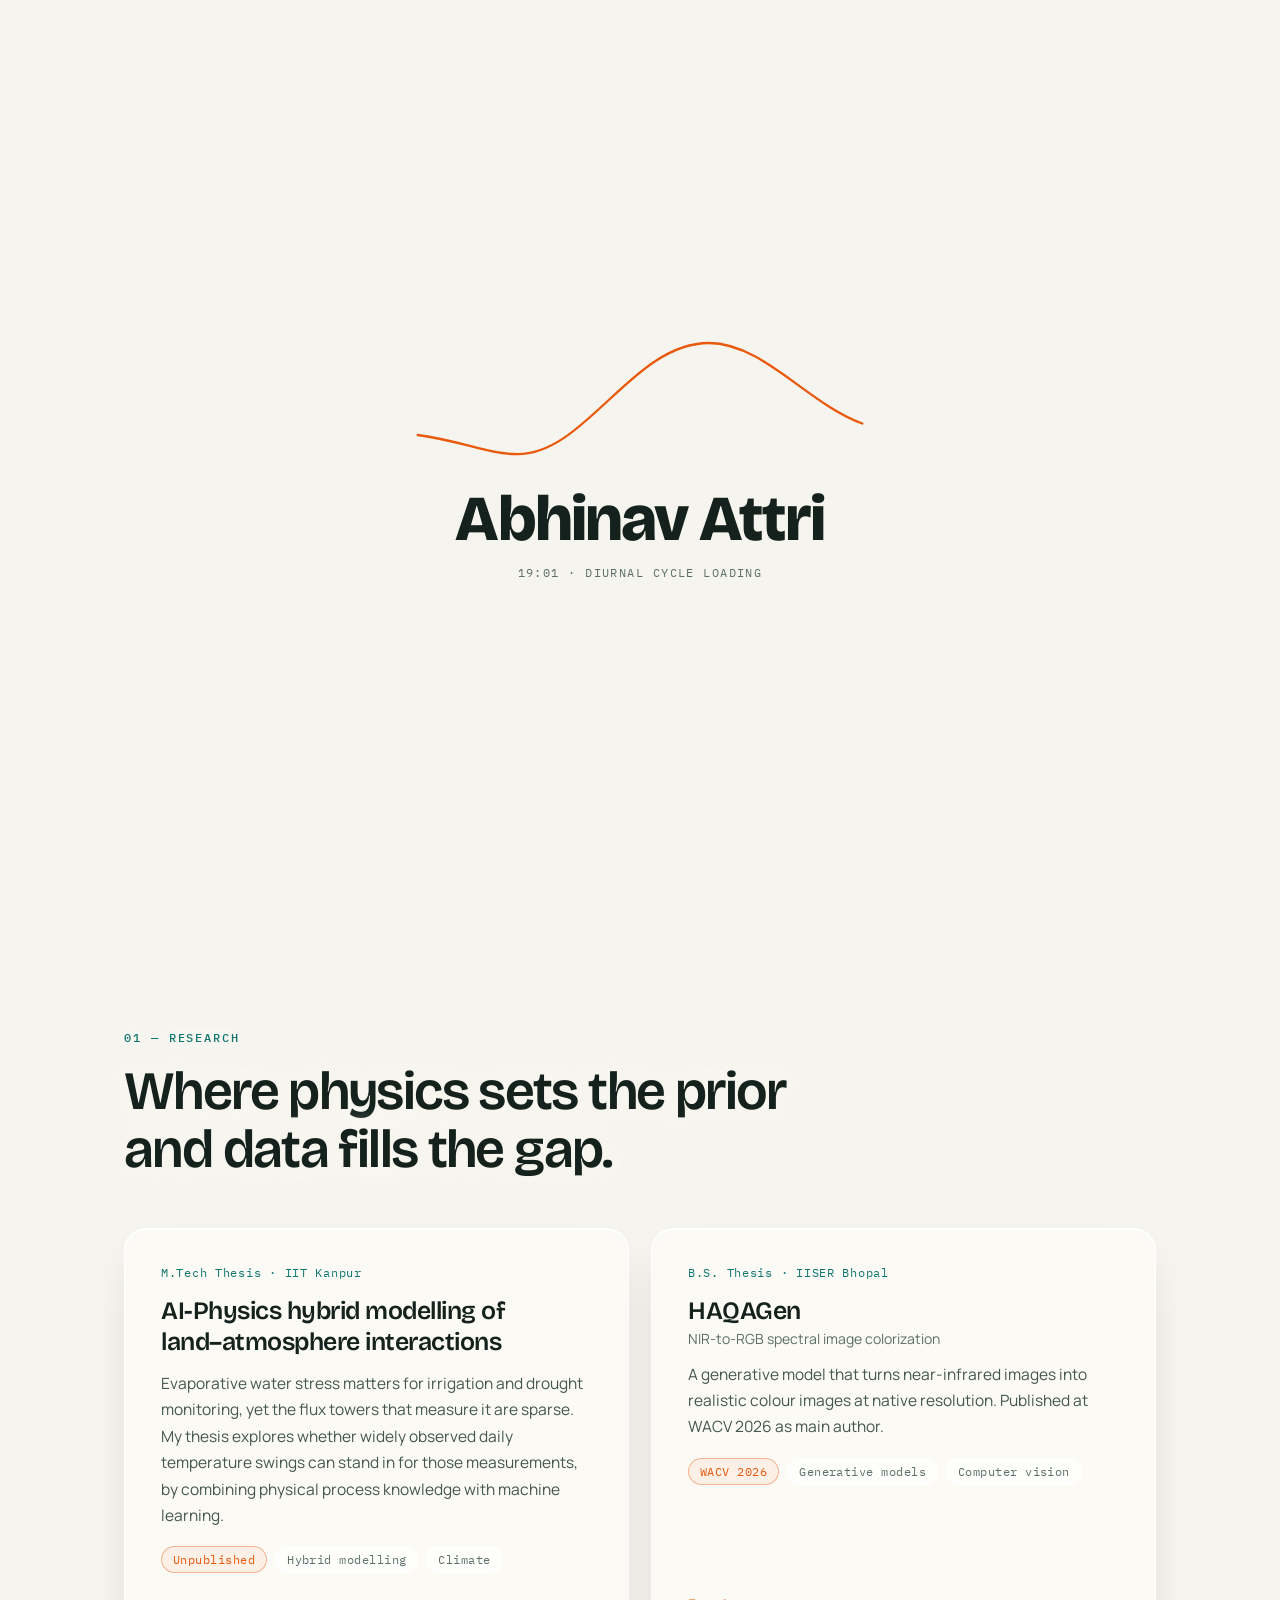
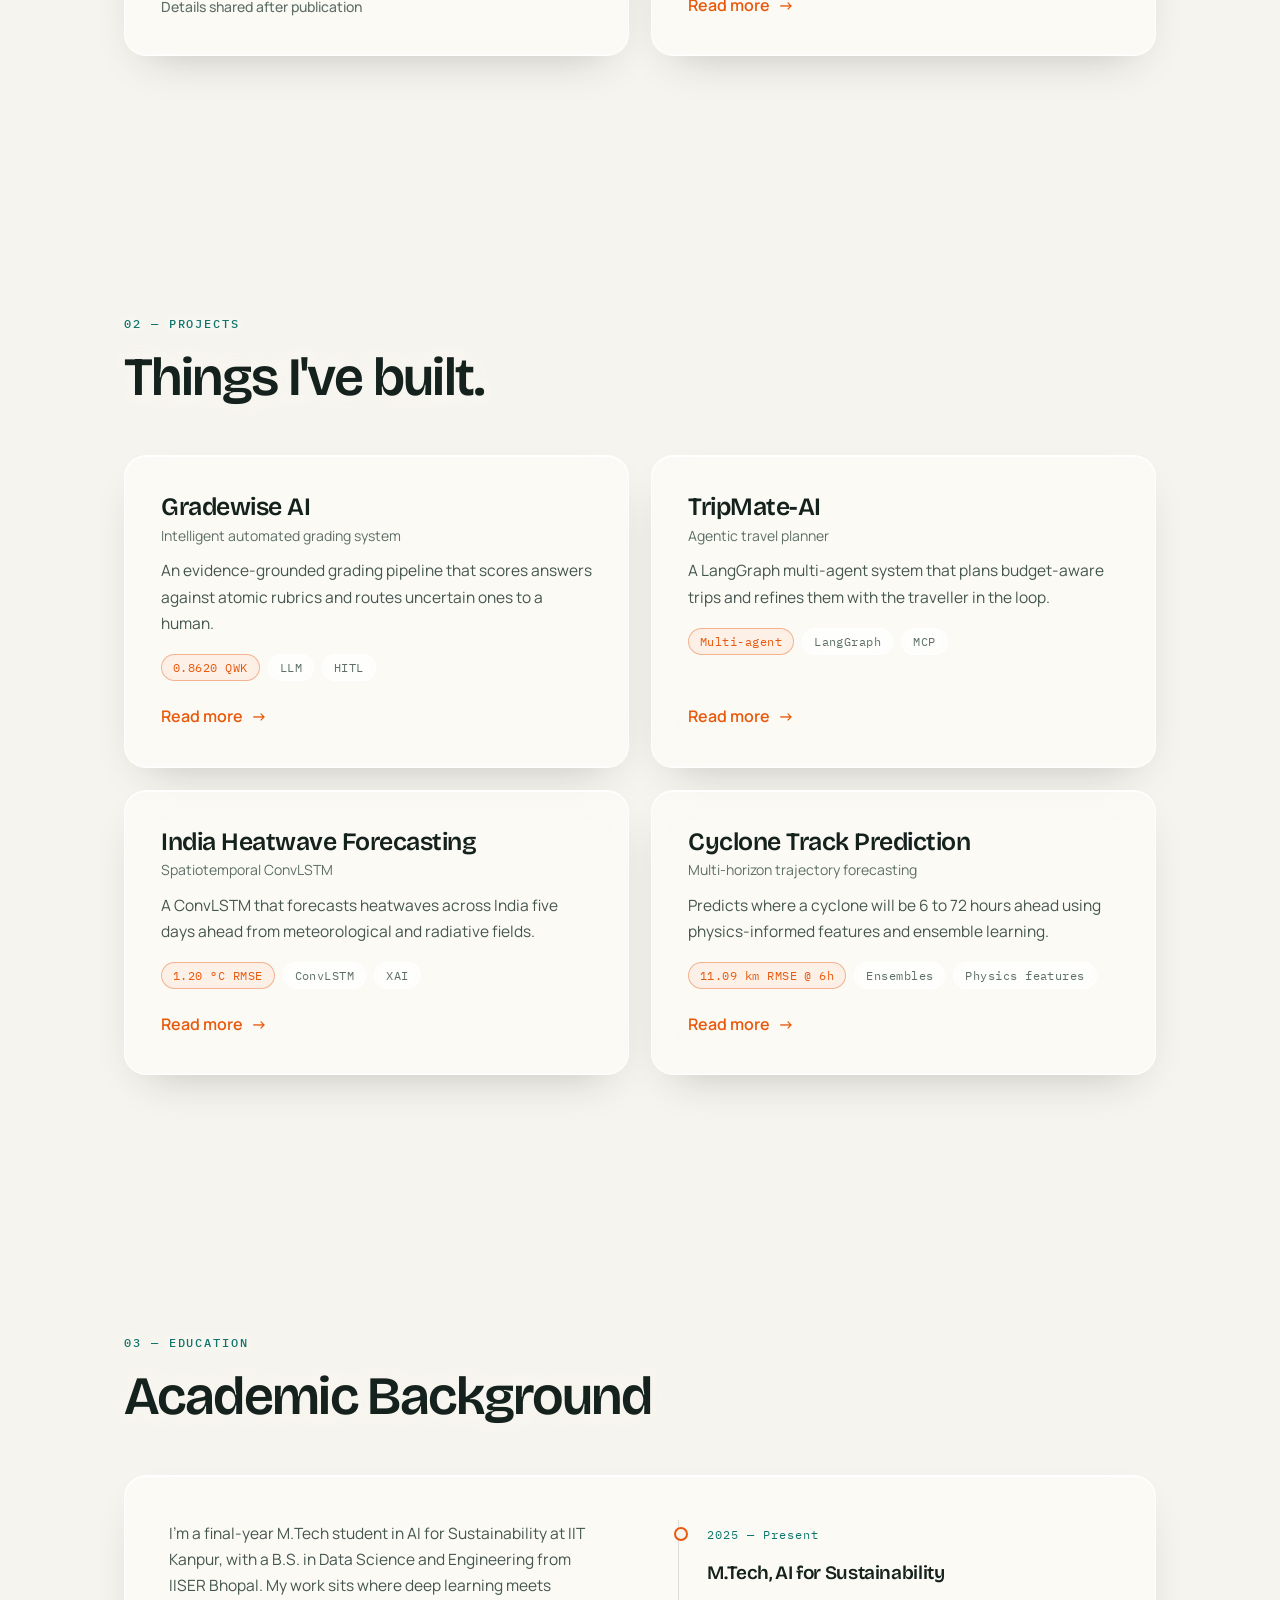
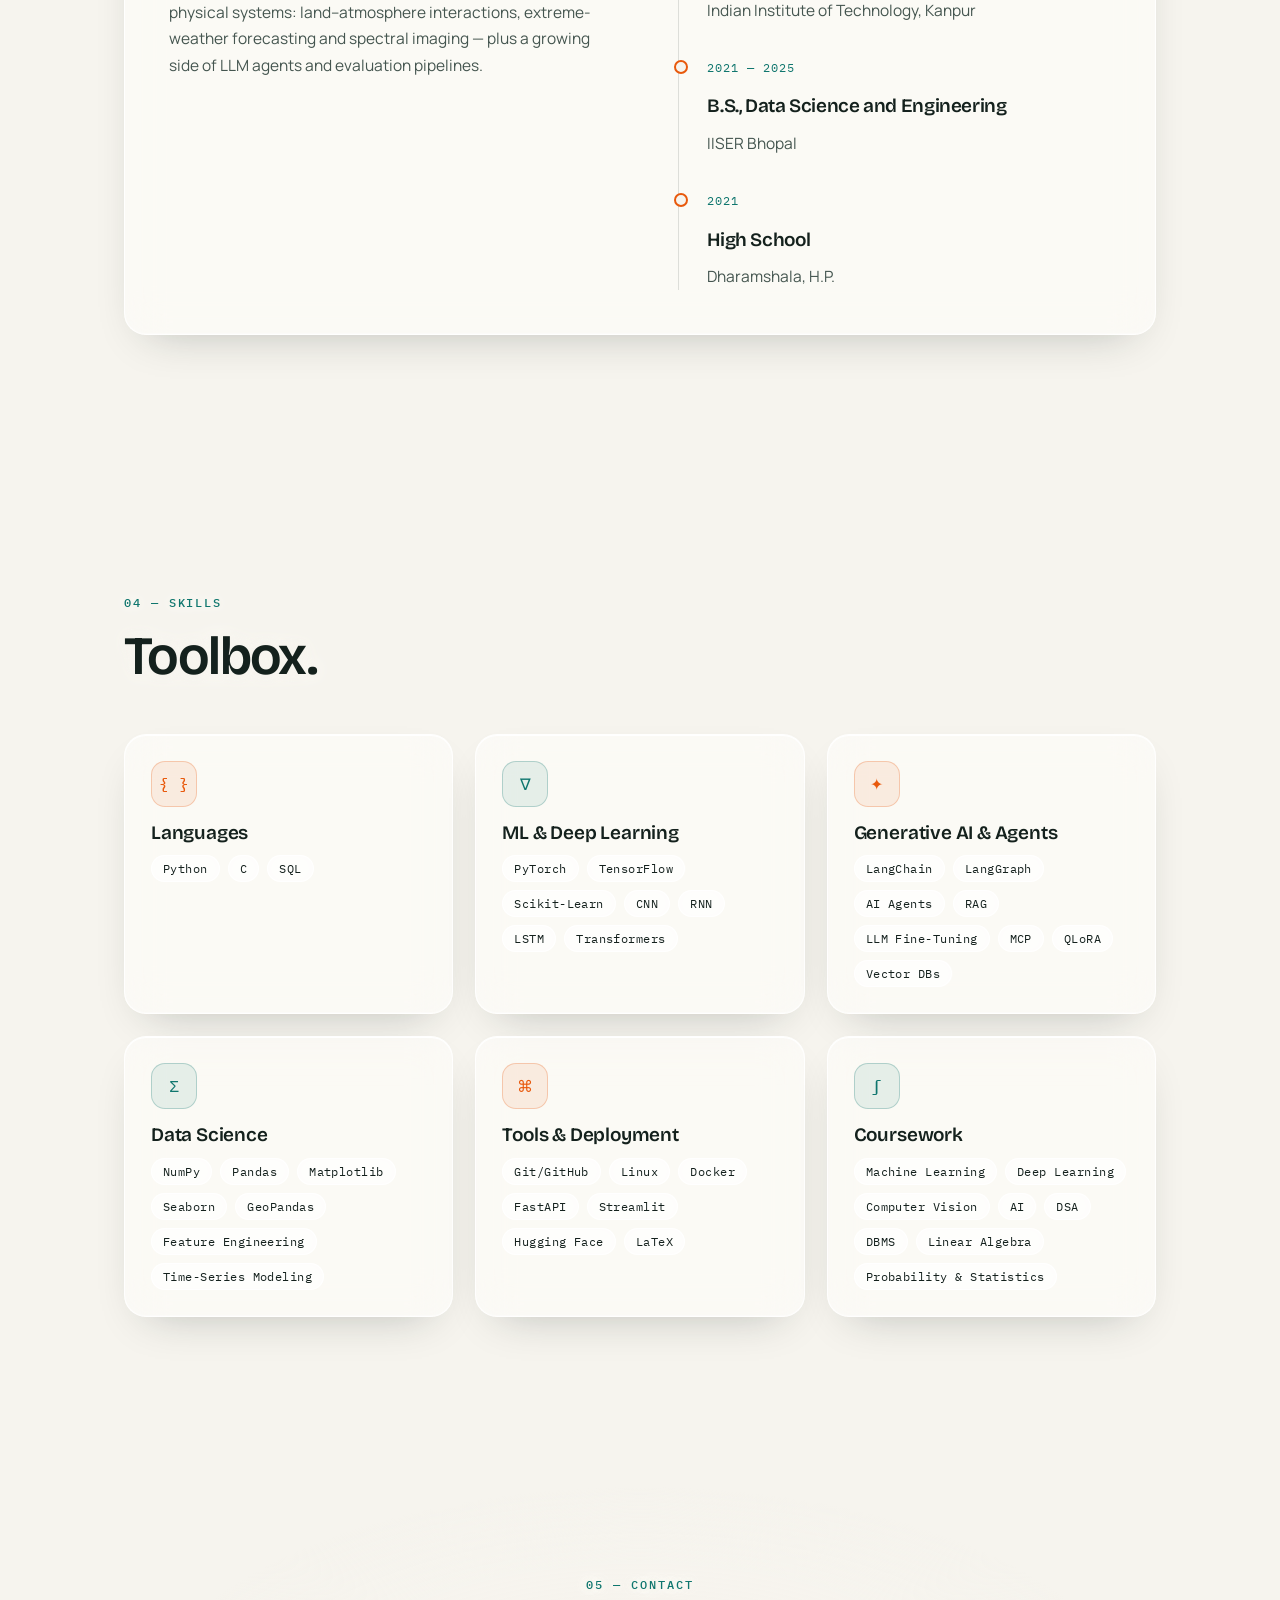
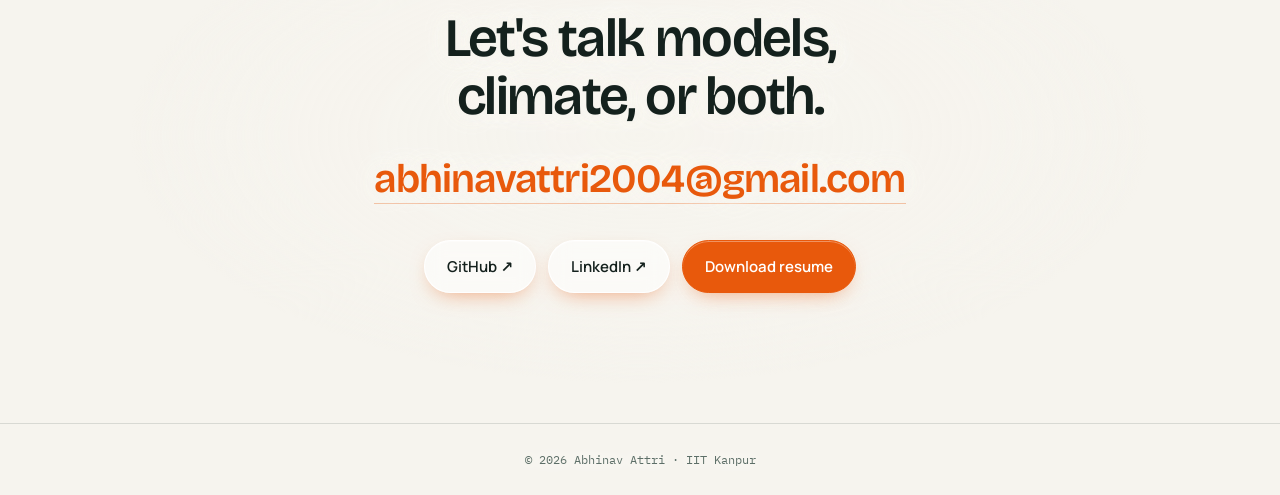
<file: index.html>
<!DOCTYPE html>
<html lang="en">
<head>
<meta charset="UTF-8">
<meta name="viewport" content="width=device-width, initial-scale=1">
<title>Abhinav Attri — AI for Sustainability</title>
<meta name="description" content="Abhinav Attri — M.Tech (AI for Sustainability) at IIT Kanpur. AI-physics hybrid modelling, computer vision, and agentic AI.">
<link rel="preconnect" href="https://fonts.googleapis.com">
<link rel="preconnect" href="https://fonts.gstatic.com" crossorigin>
<link href="https://fonts.googleapis.com/css2?family=Bricolage+Grotesque:opsz,wght@12..96,400;12..96,600;12..96,800&family=Manrope:wght@400;500;600&family=IBM+Plex+Mono:wght@400;500&display=swap" rel="stylesheet">
<script>try{if(sessionStorage.getItem('theme')==='dark')document.documentElement.dataset.theme='dark'}catch(e){}</script>
<link rel="stylesheet" href="style.css">
</head>
<body class="loading">

<canvas id="bg" aria-hidden="true"></canvas>
<!-- Intro -->
<div id="intro" aria-hidden="true">
  <svg viewBox="0 0 600 200" class="intro-curve"><path d="M10,150 C70,158 100,175 140,175 C230,175 290,30 390,30 C460,30 520,110 590,135"/></svg>
  <div class="intro-name">Abhinav Attri</div>
  <div class="intro-meta"><span id="intro-clock">00:00</span> · diurnal cycle loading</div>
</div>

<div id="progress"></div>
<header class="nav">
  <a href="#top" class="brand">AA<span>.</span></a>
  <nav>
    <a href="#top">Home</a>
    <a href="#research">Research</a>
    <a href="#projects">Projects</a>
    <a href="#education">Education</a>
    <a href="#contact">Contact</a>
  </nav>
  <div class="nav-right">
    <button id="theme" class="theme" type="button" role="switch" aria-checked="false" aria-label="Night theme" title="Toggle night theme">
      <span class="ico sun">☀</span><span class="ico moon">☾</span><span class="knob"></span>
    </button>
    <a class="btn small" href="assets/Abhinav_Resume.pdf" download>Resume ↓</a>
  </div>
</header>

<main id="top">

<!-- Hero -->
<section class="hero">
  <div class="hero-text">
    <p class="eyebrow">M.Tech · AI for Sustainability · IIT Kanpur</p>
    <h1>Abhinav<br><em>Attri</em></h1>
    <p class="lead">I build machine-learning models and agentic AI applications, with a keen interest in data science, generative AI and everything ML.</p>
    <div class="cta">
      <a class="btn" href="#research">See my research</a>
      <a class="btn ghost" href="https://github.com/Abhinav2158" target="_blank" rel="noopener">GitHub ↗</a>
    </div>
  </div>

  <div class="hero-fig">
    <div class="code card" role="img" aria-label="A Python snippet describing Abhinav: M.Tech in AI for Sustainability at IIT Kanpur, focused on AI-physics hybrid modelling, computer vision and agentic AI, published at WACV 2026.">
      <div class="code-bar"><i></i><i></i><i></i><span>abhinav.py</span></div>
<pre id="code" aria-hidden="true"><span class="ln"><b class="k">class</b> <b class="c">Abhinav</b>:</span>
<span class="ln">    degree    = <b class="s">"M.Tech, AI for Sustainability"</b></span>
<span class="ln">    institute = <b class="s">"IIT Kanpur"</b></span>
<span class="ln">    focus     = [<b class="s">"AI-Physics Hybrid Modelling"</b>,</span>
<span class="ln">                 <b class="s">"Computer Vision"</b>,</span>
<span class="ln">                 <b class="s">"Agentic AI"</b>]</span>
<span class="ln">    stack     = [<b class="s">"PyTorch"</b>, <b class="s">"LangGraph"</b>, <b class="s">"XGBoost"</b>]</span>
<span class="ln">    published = <b class="s">"WACV 2026"</b></span>
<span class="ln"> </span>
<span class="ln">    <b class="k">def</b> <b class="f">build</b>(self):</span>
<span class="ln">        <b class="k">return</b> <b class="s">"models that respect physics + data"</b></span>
<span class="ln"> </span>
<span class="ln"><b class="p">&gt;&gt;&gt;</b> Abhinav().build()</span>
<span class="ln out"><b class="s">'models that respect physics + data'</b><i class="caret"></i></span></pre>
    </div>
  </div>
</section>

<!-- Research -->
<section id="research">
  <p class="eyebrow reveal">01 — Research</p>
  <h2 class="reveal">Where physics sets the prior<br>and data fills the gap.</h2>
  <div class="grid">
    <article class="card mini reveal">
      <span class="mono">M.Tech Thesis · IIT Kanpur</span>
      <h3>AI-Physics hybrid modelling of land–atmosphere interactions</h3>
      <p>Evaporative water stress matters for irrigation and drought monitoring, yet the flux towers that measure it are sparse. My thesis explores whether widely observed daily temperature swings can stand in for those measurements, by combining physical process knowledge with machine learning.</p>
      <div class="chips"><span class="hot">Unpublished</span><span>Hybrid modelling</span><span>Climate</span></div>
      <span class="more muted">Details shared after publication</span>
    </article>
    <a class="card mini reveal" href="haqagen.html">
      <span class="mono">B.S. Thesis · IISER Bhopal</span>
      <h3>HAQAGen</h3><p class="sub">NIR-to-RGB spectral image colorization</p>
      <p>A generative model that turns near-infrared images into realistic colour images at native resolution. Published at WACV 2026 as main author.</p>
      <div class="chips"><span class="hot">WACV 2026</span><span>Generative models</span><span>Computer vision</span></div>
      <span class="more">Read more <i>→</i></span>
    </a>
  </div>
</section>

<!-- Projects -->
<section id="projects">
  <p class="eyebrow reveal">02 — Projects</p>
  <h2 class="reveal">Things I've built.</h2>
  <div class="grid">
    <a class="card mini reveal" href="gradewise.html">
      <h3>Gradewise AI</h3><p class="sub">Intelligent automated grading system</p>
      <p>An evidence-grounded grading pipeline that scores answers against atomic rubrics and routes uncertain ones to a human.</p>
      <div class="chips"><span class="hot">0.8620 QWK</span><span>LLM</span><span>HITL</span></div>
      <span class="more">Read more <i>→</i></span>
    </a>
    <a class="card mini reveal" href="tripmate.html">
      <h3>TripMate-AI</h3><p class="sub">Agentic travel planner</p>
      <p>A LangGraph multi-agent system that plans budget-aware trips and refines them with the traveller in the loop.</p>
      <div class="chips"><span class="hot">Multi-agent</span><span>LangGraph</span><span>MCP</span></div>
      <span class="more">Read more <i>→</i></span>
    </a>
    <a class="card mini reveal" href="heatwave.html">
      <h3>India Heatwave Forecasting</h3><p class="sub">Spatiotemporal ConvLSTM</p>
      <p>A ConvLSTM that forecasts heatwaves across India five days ahead from meteorological and radiative fields.</p>
      <div class="chips"><span class="hot">1.20 °C RMSE</span><span>ConvLSTM</span><span>XAI</span></div>
      <span class="more">Read more <i>→</i></span>
    </a>
    <a class="card mini reveal" href="cyclone.html">
      <h3>Cyclone Track Prediction</h3><p class="sub">Multi-horizon trajectory forecasting</p>
      <p>Predicts where a cyclone will be 6 to 72 hours ahead using physics-informed features and ensemble learning.</p>
      <div class="chips"><span class="hot">11.09 km RMSE @ 6h</span><span>Ensembles</span><span>Physics features</span></div>
      <span class="more">Read more <i>→</i></span>
    </a>
  </div>
</section>

<!-- Education -->
<section id="education">
  <p class="eyebrow reveal">03 — Education</p>
  <h2 class="reveal">Academic Background</h2>
  <div class="about-grid card reveal">
    <p class="reveal body">I'm a final-year M.Tech student in AI for Sustainability at IIT Kanpur, with a B.S. in Data Science and Engineering from IISER Bhopal. My work sits where deep learning meets physical systems: land–atmosphere interactions, extreme-weather forecasting and spectral imaging — plus a growing side of LLM agents and evaluation pipelines.</p>
    <ol class="timeline">
      <li class="reveal"><time>2025 — Present</time><h3>M.Tech, AI for Sustainability</h3><p>Indian Institute of Technology, Kanpur</p></li>
      <li class="reveal"><time>2021 — 2025</time><h3>B.S., Data Science and Engineering</h3><p>IISER Bhopal</p></li>
      <li class="reveal"><time>2021</time><h3>High School</h3><p>Dharamshala, H.P.</p></li>
    </ol>
  </div>
</section>

<!-- Skills -->
<section id="skills">
  <p class="eyebrow reveal">04 — Skills</p>
  <h2 class="reveal">Toolbox.</h2>
  <div class="skills">
    <div class="card skill reveal"><span class="glyph">{ }</span><h4>Languages</h4><div class="chips"><span>Python</span><span>C</span><span>SQL</span></div></div>
    <div class="card skill reveal"><span class="glyph">∇</span><h4>ML &amp; Deep Learning</h4><div class="chips"><span>PyTorch</span><span>TensorFlow</span><span>Scikit-Learn</span><span>CNN</span><span>RNN</span><span>LSTM</span><span>Transformers</span></div></div>
    <div class="card skill reveal"><span class="glyph">✦</span><h4>Generative AI &amp; Agents</h4><div class="chips"><span>LangChain</span><span>LangGraph</span><span>AI Agents</span><span>RAG</span><span>LLM Fine-Tuning</span><span>MCP</span><span>QLoRA</span><span>Vector DBs</span></div></div>
    <div class="card skill reveal"><span class="glyph">Σ</span><h4>Data Science</h4><div class="chips"><span>NumPy</span><span>Pandas</span><span>Matplotlib</span><span>Seaborn</span><span>GeoPandas</span><span>Feature Engineering</span><span>Time-Series Modeling</span></div></div>
    <div class="card skill reveal"><span class="glyph">⌘</span><h4>Tools &amp; Deployment</h4><div class="chips"><span>Git/GitHub</span><span>Linux</span><span>Docker</span><span>FastAPI</span><span>Streamlit</span><span>Hugging Face</span><span>LaTeX</span></div></div>
    <div class="card skill reveal"><span class="glyph">∫</span><h4>Coursework</h4><div class="chips"><span>Machine Learning</span><span>Deep Learning</span><span>Computer Vision</span><span>AI</span><span>DSA</span><span>DBMS</span><span>Linear Algebra</span><span>Probability &amp; Statistics</span></div></div>
  </div>
</section>

<!-- Contact -->
<section id="contact" class="contact">
  <p class="eyebrow reveal">05 — Contact</p>
  <h2 class="reveal">Let's talk models,<br>climate, or both.</h2>
  <a class="mail reveal" href="mailto:abhinavattri2004@gmail.com">abhinavattri2004@gmail.com</a>
  <div class="cta reveal">
    <a class="btn ghost" href="https://github.com/Abhinav2158" target="_blank" rel="noopener">GitHub ↗</a>
    <a class="btn ghost" href="https://www.linkedin.com/in/abhinav-attri-8580i" target="_blank" rel="noopener">LinkedIn ↗</a>
    <a class="btn" href="assets/Abhinav_Resume.pdf" download>Download resume</a>
  </div>
</section>
</main>

<footer>© <span id="yr"></span> Abhinav Attri · IIT Kanpur</footer>
<script src="script.js"></script>
</body>
</html>
</file>
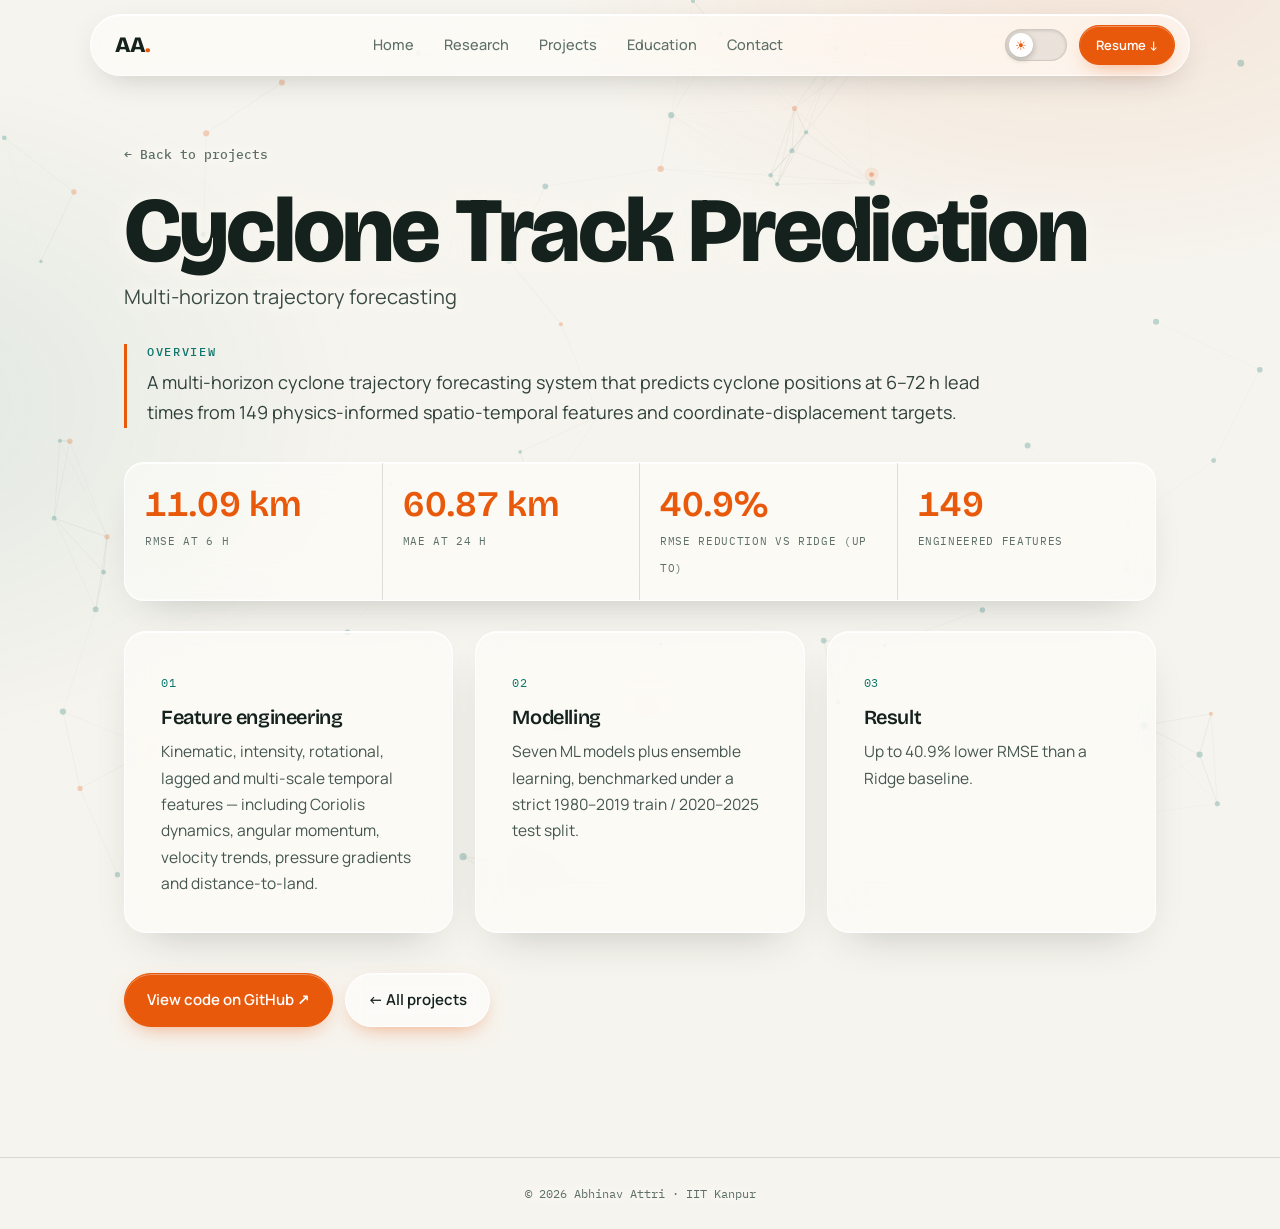
<file: cyclone.html>
<!DOCTYPE html>
<html lang="en">
<head>
<meta charset="UTF-8">
<meta name="viewport" content="width=device-width, initial-scale=1">
<title>Cyclone Track Prediction — Abhinav Attri</title>
<meta name="description" content="Abhinav Attri — M.Tech (AI for Sustainability) at IIT Kanpur. AI-physics hybrid modelling, computer vision, and agentic AI.">
<link rel="preconnect" href="https://fonts.googleapis.com">
<link rel="preconnect" href="https://fonts.gstatic.com" crossorigin>
<link href="https://fonts.googleapis.com/css2?family=Bricolage+Grotesque:opsz,wght@12..96,400;12..96,600;12..96,800&family=Manrope:wght@400;500;600&family=IBM+Plex+Mono:wght@400;500&display=swap" rel="stylesheet">
<script>try{if(sessionStorage.getItem('theme')==='dark')document.documentElement.dataset.theme='dark'}catch(e){}</script>
<link rel="stylesheet" href="style.css">
</head>
<body class="sub-page">

<canvas id="bg" aria-hidden="true"></canvas>
<div id="progress"></div>
<header class="nav">
  <a href="index.html" class="brand">AA<span>.</span></a>
  <nav>
    <a href="index.html#top">Home</a>
    <a href="index.html#research">Research</a>
    <a href="index.html#projects">Projects</a>
    <a href="index.html#education">Education</a>
    <a href="index.html#contact">Contact</a>
  </nav>
  <div class="nav-right">
    <button id="theme" class="theme" type="button" role="switch" aria-checked="false" aria-label="Night theme" title="Toggle night theme">
      <span class="ico sun">☀</span><span class="ico moon">☾</span><span class="knob"></span>
    </button>
    <a class="btn small" href="assets/Abhinav_Resume.pdf" download>Resume ↓</a>
  </div>
</header>

<main id="top">
<section class="page">
  <a class="back reveal" href="index.html#projects">← Back to projects</a>
  <h1 class="reveal">Cyclone Track Prediction</h1>
  <p class="lead reveal">Multi-horizon trajectory forecasting</p>
  <div class="overview reveal"><h4>Overview</h4><p>A multi-horizon cyclone trajectory forecasting system that predicts cyclone positions at 6–72 h lead times from 149 physics-informed spatio-temporal features and coordinate-displacement targets.</p></div>
  <div class="metrics reveal"><div><b>11.09 km</b><span>RMSE at 6 h</span></div><div><b>60.87 km</b><span>MAE at 24 h</span></div><div><b>40.9%</b><span>RMSE reduction vs Ridge (up to)</span></div><div><b>149</b><span>engineered features</span></div></div>
  <div class="detail"><div class="card reveal"><span class="mono">01</span><h3>Feature engineering</h3><p>Kinematic, intensity, rotational, lagged and multi-scale temporal features — including Coriolis dynamics, angular momentum, velocity trends, pressure gradients and distance-to-land.</p></div><div class="card reveal"><span class="mono">02</span><h3>Modelling</h3><p>Seven ML models plus ensemble learning, benchmarked under a strict 1980–2019 train / 2020–2025 test split.</p></div><div class="card reveal"><span class="mono">03</span><h3>Result</h3><p>Up to 40.9% lower RMSE than a Ridge baseline.</p></div></div>
  <div class="cta reveal"><a class="btn" href="https://github.com/Abhinav2158/Cyclone_Track_Prediction" target="_blank" rel="noopener">View code on GitHub ↗</a><a class="btn ghost" href="index.html#projects">← All projects</a></div>
</section>
</main>

<footer>© <span id="yr"></span> Abhinav Attri · IIT Kanpur</footer>
<script src="script.js"></script>
</body>
</html>
</file>
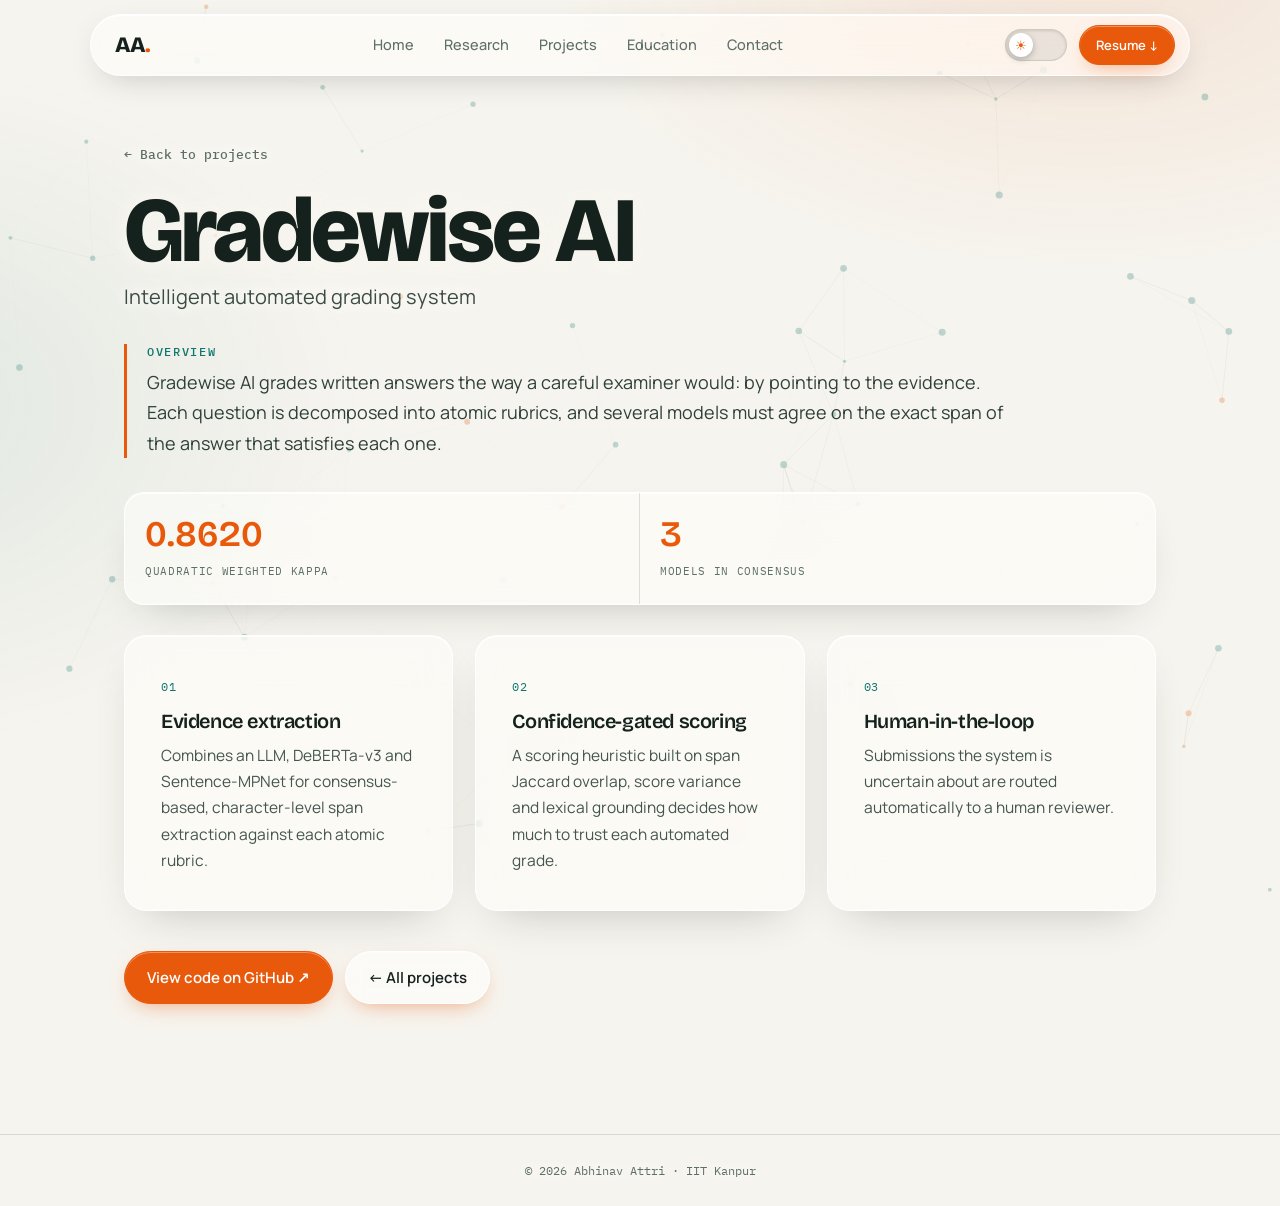
<file: gradewise.html>
<!DOCTYPE html>
<html lang="en">
<head>
<meta charset="UTF-8">
<meta name="viewport" content="width=device-width, initial-scale=1">
<title>Gradewise AI — Abhinav Attri</title>
<meta name="description" content="Abhinav Attri — M.Tech (AI for Sustainability) at IIT Kanpur. AI-physics hybrid modelling, computer vision, and agentic AI.">
<link rel="preconnect" href="https://fonts.googleapis.com">
<link rel="preconnect" href="https://fonts.gstatic.com" crossorigin>
<link href="https://fonts.googleapis.com/css2?family=Bricolage+Grotesque:opsz,wght@12..96,400;12..96,600;12..96,800&family=Manrope:wght@400;500;600&family=IBM+Plex+Mono:wght@400;500&display=swap" rel="stylesheet">
<script>try{if(sessionStorage.getItem('theme')==='dark')document.documentElement.dataset.theme='dark'}catch(e){}</script>
<link rel="stylesheet" href="style.css">
</head>
<body class="sub-page">

<canvas id="bg" aria-hidden="true"></canvas>
<div id="progress"></div>
<header class="nav">
  <a href="index.html" class="brand">AA<span>.</span></a>
  <nav>
    <a href="index.html#top">Home</a>
    <a href="index.html#research">Research</a>
    <a href="index.html#projects">Projects</a>
    <a href="index.html#education">Education</a>
    <a href="index.html#contact">Contact</a>
  </nav>
  <div class="nav-right">
    <button id="theme" class="theme" type="button" role="switch" aria-checked="false" aria-label="Night theme" title="Toggle night theme">
      <span class="ico sun">☀</span><span class="ico moon">☾</span><span class="knob"></span>
    </button>
    <a class="btn small" href="assets/Abhinav_Resume.pdf" download>Resume ↓</a>
  </div>
</header>

<main id="top">
<section class="page">
  <a class="back reveal" href="index.html#projects">← Back to projects</a>
  <h1 class="reveal">Gradewise AI</h1>
  <p class="lead reveal">Intelligent automated grading system</p>
  <div class="overview reveal"><h4>Overview</h4><p>Gradewise AI grades written answers the way a careful examiner would: by pointing to the evidence. Each question is decomposed into atomic rubrics, and several models must agree on the exact span of the answer that satisfies each one.</p></div>
  <div class="metrics reveal"><div><b>0.8620</b><span>Quadratic Weighted Kappa</span></div><div><b>3</b><span>models in consensus</span></div></div>
  <div class="detail"><div class="card reveal"><span class="mono">01</span><h3>Evidence extraction</h3><p>Combines an LLM, DeBERTa-v3 and Sentence-MPNet for consensus-based, character-level span extraction against each atomic rubric.</p></div><div class="card reveal"><span class="mono">02</span><h3>Confidence-gated scoring</h3><p>A scoring heuristic built on span Jaccard overlap, score variance and lexical grounding decides how much to trust each automated grade.</p></div><div class="card reveal"><span class="mono">03</span><h3>Human-in-the-loop</h3><p>Submissions the system is uncertain about are routed automatically to a human reviewer.</p></div></div>
  <div class="cta reveal"><a class="btn" href="https://github.com/Abhinav2158/Gradewise_AI" target="_blank" rel="noopener">View code on GitHub ↗</a><a class="btn ghost" href="index.html#projects">← All projects</a></div>
</section>
</main>

<footer>© <span id="yr"></span> Abhinav Attri · IIT Kanpur</footer>
<script src="script.js"></script>
</body>
</html>
</file>
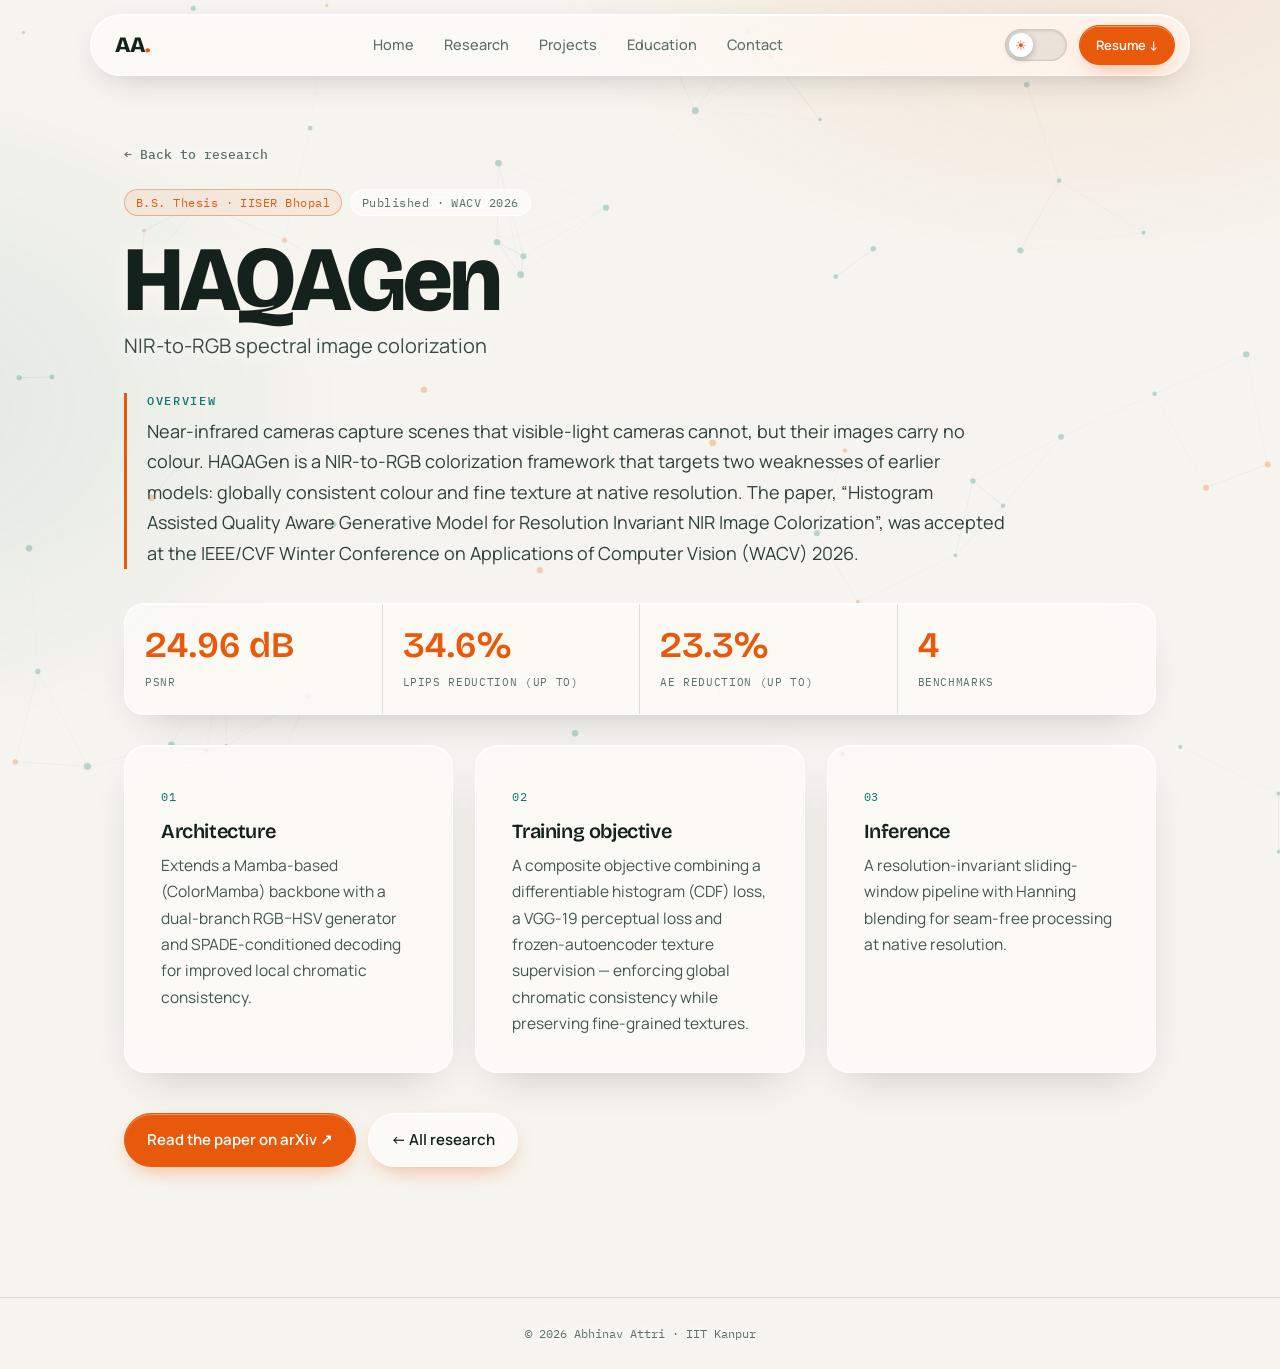
<file: haqagen.html>
<!DOCTYPE html>
<html lang="en">
<head>
<meta charset="UTF-8">
<meta name="viewport" content="width=device-width, initial-scale=1">
<title>HAQAGen — Abhinav Attri</title>
<meta name="description" content="Abhinav Attri — M.Tech (AI for Sustainability) at IIT Kanpur. AI-physics hybrid modelling, computer vision, and agentic AI.">
<link rel="preconnect" href="https://fonts.googleapis.com">
<link rel="preconnect" href="https://fonts.gstatic.com" crossorigin>
<link href="https://fonts.googleapis.com/css2?family=Bricolage+Grotesque:opsz,wght@12..96,400;12..96,600;12..96,800&family=Manrope:wght@400;500;600&family=IBM+Plex+Mono:wght@400;500&display=swap" rel="stylesheet">
<script>try{if(sessionStorage.getItem('theme')==='dark')document.documentElement.dataset.theme='dark'}catch(e){}</script>
<link rel="stylesheet" href="style.css">
</head>
<body class="sub-page">

<canvas id="bg" aria-hidden="true"></canvas>
<div id="progress"></div>
<header class="nav">
  <a href="index.html" class="brand">AA<span>.</span></a>
  <nav>
    <a href="index.html#top">Home</a>
    <a href="index.html#research">Research</a>
    <a href="index.html#projects">Projects</a>
    <a href="index.html#education">Education</a>
    <a href="index.html#contact">Contact</a>
  </nav>
  <div class="nav-right">
    <button id="theme" class="theme" type="button" role="switch" aria-checked="false" aria-label="Night theme" title="Toggle night theme">
      <span class="ico sun">☀</span><span class="ico moon">☾</span><span class="knob"></span>
    </button>
    <a class="btn small" href="assets/Abhinav_Resume.pdf" download>Resume ↓</a>
  </div>
</header>

<main id="top">
<section class="page">
  <a class="back reveal" href="index.html#research">← Back to research</a>
  <div class="tagrow reveal"><span class="tag hot">B.S. Thesis · IISER Bhopal</span><span class="tag">Published · WACV 2026</span></div>
  <h1 class="reveal">HAQAGen</h1>
  <p class="lead reveal">NIR-to-RGB spectral image colorization</p>
  <div class="overview reveal"><h4>Overview</h4><p>Near-infrared cameras capture scenes that visible-light cameras cannot, but their images carry no colour. HAQAGen is a NIR-to-RGB colorization framework that targets two weaknesses of earlier models: globally consistent colour and fine texture at native resolution. The paper, “Histogram Assisted Quality Aware Generative Model for Resolution Invariant NIR Image Colorization”, was accepted at the IEEE/CVF Winter Conference on Applications of Computer Vision (WACV) 2026.</p></div>
  <div class="metrics reveal"><div><b>24.96 dB</b><span>PSNR</span></div><div><b>34.6%</b><span>LPIPS reduction (up to)</span></div><div><b>23.3%</b><span>AE reduction (up to)</span></div><div><b>4</b><span>benchmarks</span></div></div>
  <div class="detail"><div class="card reveal"><span class="mono">01</span><h3>Architecture</h3><p>Extends a Mamba-based (ColorMamba) backbone with a dual-branch RGB–HSV generator and SPADE-conditioned decoding for improved local chromatic consistency.</p></div><div class="card reveal"><span class="mono">02</span><h3>Training objective</h3><p>A composite objective combining a differentiable histogram (CDF) loss, a VGG-19 perceptual loss and frozen-autoencoder texture supervision — enforcing global chromatic consistency while preserving fine-grained textures.</p></div><div class="card reveal"><span class="mono">03</span><h3>Inference</h3><p>A resolution-invariant sliding-window pipeline with Hanning blending for seam-free processing at native resolution.</p></div></div>
  <div class="cta reveal"><a class="btn" href="https://arxiv.org/abs/2601.01103" target="_blank" rel="noopener">Read the paper on arXiv ↗</a><a class="btn ghost" href="index.html#research">← All research</a></div>
</section>
</main>

<footer>© <span id="yr"></span> Abhinav Attri · IIT Kanpur</footer>
<script src="script.js"></script>
</body>
</html>
</file>
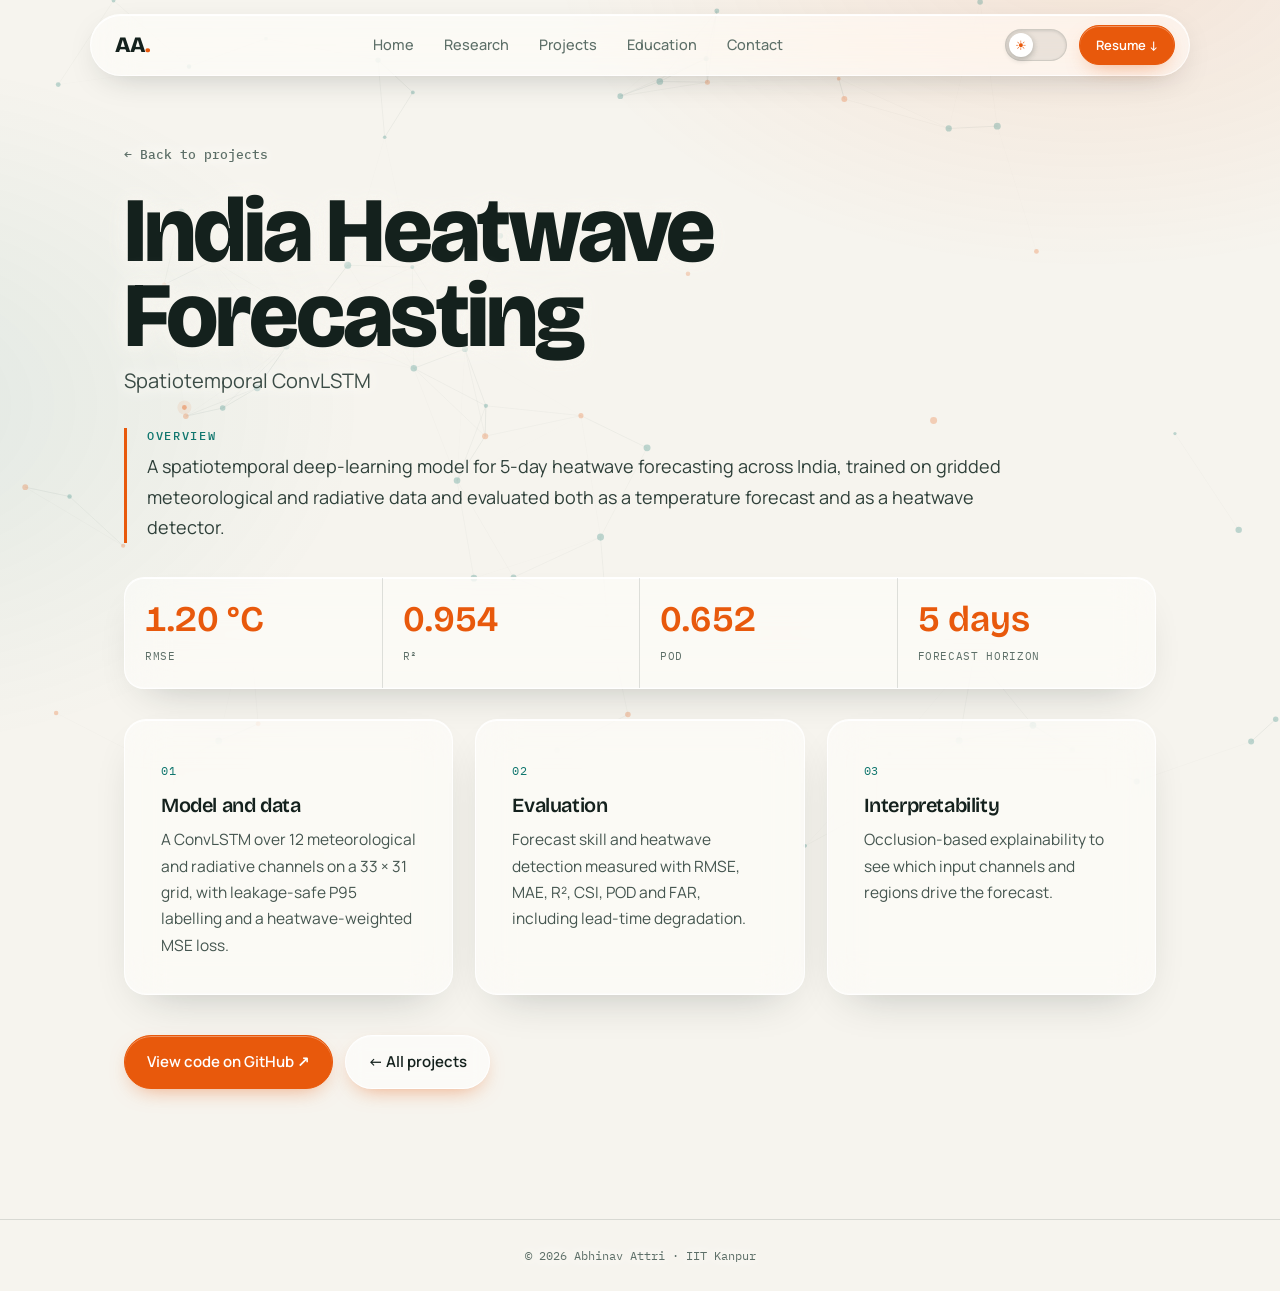
<file: heatwave.html>
<!DOCTYPE html>
<html lang="en">
<head>
<meta charset="UTF-8">
<meta name="viewport" content="width=device-width, initial-scale=1">
<title>India Heatwave Forecasting — Abhinav Attri</title>
<meta name="description" content="Abhinav Attri — M.Tech (AI for Sustainability) at IIT Kanpur. AI-physics hybrid modelling, computer vision, and agentic AI.">
<link rel="preconnect" href="https://fonts.googleapis.com">
<link rel="preconnect" href="https://fonts.gstatic.com" crossorigin>
<link href="https://fonts.googleapis.com/css2?family=Bricolage+Grotesque:opsz,wght@12..96,400;12..96,600;12..96,800&family=Manrope:wght@400;500;600&family=IBM+Plex+Mono:wght@400;500&display=swap" rel="stylesheet">
<script>try{if(sessionStorage.getItem('theme')==='dark')document.documentElement.dataset.theme='dark'}catch(e){}</script>
<link rel="stylesheet" href="style.css">
</head>
<body class="sub-page">

<canvas id="bg" aria-hidden="true"></canvas>
<div id="progress"></div>
<header class="nav">
  <a href="index.html" class="brand">AA<span>.</span></a>
  <nav>
    <a href="index.html#top">Home</a>
    <a href="index.html#research">Research</a>
    <a href="index.html#projects">Projects</a>
    <a href="index.html#education">Education</a>
    <a href="index.html#contact">Contact</a>
  </nav>
  <div class="nav-right">
    <button id="theme" class="theme" type="button" role="switch" aria-checked="false" aria-label="Night theme" title="Toggle night theme">
      <span class="ico sun">☀</span><span class="ico moon">☾</span><span class="knob"></span>
    </button>
    <a class="btn small" href="assets/Abhinav_Resume.pdf" download>Resume ↓</a>
  </div>
</header>

<main id="top">
<section class="page">
  <a class="back reveal" href="index.html#projects">← Back to projects</a>
  <h1 class="reveal">India Heatwave Forecasting</h1>
  <p class="lead reveal">Spatiotemporal ConvLSTM</p>
  <div class="overview reveal"><h4>Overview</h4><p>A spatiotemporal deep-learning model for 5-day heatwave forecasting across India, trained on gridded meteorological and radiative data and evaluated both as a temperature forecast and as a heatwave detector.</p></div>
  <div class="metrics reveal"><div><b>1.20 °C</b><span>RMSE</span></div><div><b>0.954</b><span>R²</span></div><div><b>0.652</b><span>POD</span></div><div><b>5 days</b><span>forecast horizon</span></div></div>
  <div class="detail"><div class="card reveal"><span class="mono">01</span><h3>Model and data</h3><p>A ConvLSTM over 12 meteorological and radiative channels on a 33 × 31 grid, with leakage-safe P95 labelling and a heatwave-weighted MSE loss.</p></div><div class="card reveal"><span class="mono">02</span><h3>Evaluation</h3><p>Forecast skill and heatwave detection measured with RMSE, MAE, R², CSI, POD and FAR, including lead-time degradation.</p></div><div class="card reveal"><span class="mono">03</span><h3>Interpretability</h3><p>Occlusion-based explainability to see which input channels and regions drive the forecast.</p></div></div>
  <div class="cta reveal"><a class="btn" href="https://github.com/Abhinav2158/india-heatwave-forecasting" target="_blank" rel="noopener">View code on GitHub ↗</a><a class="btn ghost" href="index.html#projects">← All projects</a></div>
</section>
</main>

<footer>© <span id="yr"></span> Abhinav Attri · IIT Kanpur</footer>
<script src="script.js"></script>
</body>
</html>
</file>
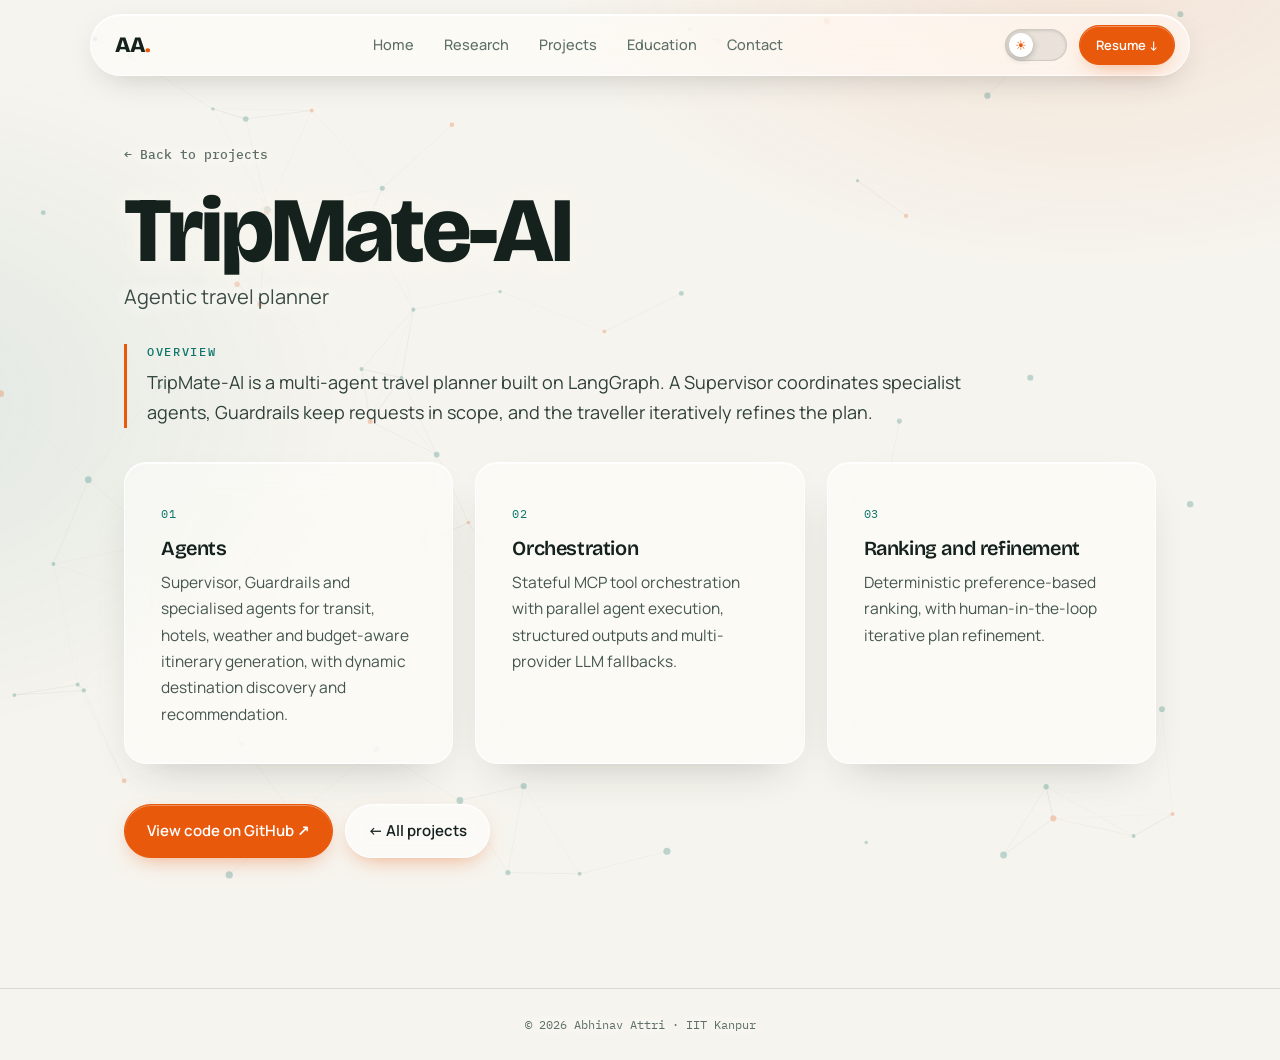
<file: tripmate.html>
<!DOCTYPE html>
<html lang="en">
<head>
<meta charset="UTF-8">
<meta name="viewport" content="width=device-width, initial-scale=1">
<title>TripMate-AI — Abhinav Attri</title>
<meta name="description" content="Abhinav Attri — M.Tech (AI for Sustainability) at IIT Kanpur. AI-physics hybrid modelling, computer vision, and agentic AI.">
<link rel="preconnect" href="https://fonts.googleapis.com">
<link rel="preconnect" href="https://fonts.gstatic.com" crossorigin>
<link href="https://fonts.googleapis.com/css2?family=Bricolage+Grotesque:opsz,wght@12..96,400;12..96,600;12..96,800&family=Manrope:wght@400;500;600&family=IBM+Plex+Mono:wght@400;500&display=swap" rel="stylesheet">
<script>try{if(sessionStorage.getItem('theme')==='dark')document.documentElement.dataset.theme='dark'}catch(e){}</script>
<link rel="stylesheet" href="style.css">
</head>
<body class="sub-page">

<canvas id="bg" aria-hidden="true"></canvas>
<div id="progress"></div>
<header class="nav">
  <a href="index.html" class="brand">AA<span>.</span></a>
  <nav>
    <a href="index.html#top">Home</a>
    <a href="index.html#research">Research</a>
    <a href="index.html#projects">Projects</a>
    <a href="index.html#education">Education</a>
    <a href="index.html#contact">Contact</a>
  </nav>
  <div class="nav-right">
    <button id="theme" class="theme" type="button" role="switch" aria-checked="false" aria-label="Night theme" title="Toggle night theme">
      <span class="ico sun">☀</span><span class="ico moon">☾</span><span class="knob"></span>
    </button>
    <a class="btn small" href="assets/Abhinav_Resume.pdf" download>Resume ↓</a>
  </div>
</header>

<main id="top">
<section class="page">
  <a class="back reveal" href="index.html#projects">← Back to projects</a>
  <h1 class="reveal">TripMate-AI</h1>
  <p class="lead reveal">Agentic travel planner</p>
  <div class="overview reveal"><h4>Overview</h4><p>TripMate-AI is a multi-agent travel planner built on LangGraph. A Supervisor coordinates specialist agents, Guardrails keep requests in scope, and the traveller iteratively refines the plan.</p></div>
  
  <div class="detail"><div class="card reveal"><span class="mono">01</span><h3>Agents</h3><p>Supervisor, Guardrails and specialised agents for transit, hotels, weather and budget-aware itinerary generation, with dynamic destination discovery and recommendation.</p></div><div class="card reveal"><span class="mono">02</span><h3>Orchestration</h3><p>Stateful MCP tool orchestration with parallel agent execution, structured outputs and multi-provider LLM fallbacks.</p></div><div class="card reveal"><span class="mono">03</span><h3>Ranking and refinement</h3><p>Deterministic preference-based ranking, with human-in-the-loop iterative plan refinement.</p></div></div>
  <div class="cta reveal"><a class="btn" href="https://github.com/Abhinav2158/TripMate-AI" target="_blank" rel="noopener">View code on GitHub ↗</a><a class="btn ghost" href="index.html#projects">← All projects</a></div>
</section>
</main>

<footer>© <span id="yr"></span> Abhinav Attri · IIT Kanpur</footer>
<script src="script.js"></script>
</body>
</html>
</file>
<file: style.css>
:root{
  --bg:#f6f4ee; --bg2:#fbfaf6; --line:rgba(22,40,34,.13);
  --text:#14211d; --mute:#5d6f68; --hot:#e8590c; --cool:#0f766e;
  --display:"Bricolage Grotesque",system-ui,sans-serif;
  --body:"Manrope",system-ui,sans-serif; --mono:"IBM Plex Mono",ui-monospace,monospace;
  --ease:cubic-bezier(.2,.7,.2,1);
}
*{box-sizing:border-box;margin:0;padding:0}
html{scroll-behavior:smooth;scroll-padding-top:80px}
body{background:var(--bg);color:var(--text);font:400 16px/1.7 var(--body);overflow-x:hidden;-webkit-font-smoothing:antialiased}
body::before{content:"";position:fixed;inset:0;z-index:-1;pointer-events:none;
  background:radial-gradient(60vw 50vh at 85% -5%,rgba(232,89,12,.10),transparent 70%),
             radial-gradient(55vw 55vh at -10% 45%,rgba(15,118,110,.09),transparent 70%)}
body.loading{overflow:hidden}
a{color:inherit;text-decoration:none}
ul,ol{list-style:none}
::selection{background:var(--hot);color:#fff}
:focus-visible{outline:2px solid var(--hot);outline-offset:3px;border-radius:4px}

/* Intro */
#intro{position:fixed;inset:0;z-index:100;background:var(--bg);display:grid;place-content:center;justify-items:center;gap:14px;
  transition:transform .9s var(--ease),opacity .9s}
#intro.done{transform:translateY(-100%);opacity:.4;pointer-events:none}
.intro-curve{width:min(70vw,460px)}
.intro-curve path{fill:none;stroke:var(--hot);stroke-width:3;stroke-linecap:round;stroke-dasharray:900;stroke-dashoffset:900;animation:draw 1.7s var(--ease) .1s forwards}
.intro-name{font:800 clamp(34px,7vw,64px)/1 var(--display);letter-spacing:-.03em;opacity:0;transform:translateY(18px);animation:up .8s var(--ease) .7s forwards}
.intro-meta{font:400 12px var(--mono);color:var(--mute);letter-spacing:.12em;text-transform:uppercase;opacity:0;animation:up .8s var(--ease) .9s forwards}
@keyframes draw{to{stroke-dashoffset:0}}
@keyframes up{to{opacity:1;transform:none}}

#progress{position:fixed;top:0;left:0;height:2px;width:100%;z-index:60;transform-origin:0 50%;transform:scaleX(0);background:linear-gradient(90deg,var(--cool),var(--hot))}

/* Nav */
.nav{position:fixed;top:0;left:0;right:0;z-index:50;display:flex;align-items:center;justify-content:space-between;gap:24px;
  padding:14px clamp(20px,5vw,64px);backdrop-filter:blur(14px);background:rgba(246,244,238,.78);border-bottom:1px solid var(--line)}
.brand{font:800 22px var(--display);letter-spacing:-.04em}
.brand span{color:var(--hot)}
.nav nav{display:flex;gap:30px;font-size:14.5px;font-weight:500;color:var(--mute)}
.nav nav a{position:relative;padding:4px 0;transition:color .25s}
.nav nav a::after{content:"";position:absolute;left:0;bottom:-2px;height:1px;width:100%;background:var(--hot);transform:scaleX(0);transform-origin:0 50%;transition:transform .35s var(--ease)}
.nav nav a:hover,.nav nav a.active{color:var(--text)}
.nav nav a.active::after,.nav nav a:hover::after{transform:scaleX(1)}

.btn{display:inline-flex;align-items:center;gap:8px;padding:13px 22px;border-radius:999px;background:var(--hot);color:#fff;font-weight:600;font-size:15px;
  border:1px solid var(--hot);transition:transform .25s var(--ease),box-shadow .25s,background .25s,color .25s}
.btn:hover{transform:translateY(-2px);box-shadow:0 10px 30px -10px rgba(232,89,12,.55)}
.btn.ghost{background:transparent;color:var(--text);border-color:var(--line)}
.btn.ghost:hover{border-color:var(--hot);color:var(--hot);box-shadow:none}
.btn.small{padding:8px 16px;font-size:13px}

section{max-width:1160px;margin:0 auto;padding:clamp(72px,11vw,130px) clamp(20px,5vw,64px)}
.eyebrow{font:500 12px var(--mono);letter-spacing:.16em;text-transform:uppercase;color:var(--cool);margin-bottom:18px}
h1,h2,h3,h4{font-family:var(--display);letter-spacing:-.03em;line-height:1.08;text-wrap:balance}
h2{font-size:clamp(30px,4.6vw,54px);font-weight:600;margin-bottom:48px}
h3{font-size:22px;font-weight:600;letter-spacing:-.02em;line-height:1.25}
sub{font-size:.7em}

/* Hero */
.hero{min-height:100svh;display:grid;grid-template-columns:1.05fr .95fr;gap:clamp(24px,5vw,72px);align-items:center;padding-top:120px}
h1{font-size:clamp(60px,10.5vw,138px);font-weight:800;line-height:.92}
h1 em{font-style:normal;color:transparent;-webkit-text-stroke:1.5px var(--hot)}
.lead{max-width:52ch;margin:28px 0 32px;color:#3b4c46;font-size:18px}
.cta{display:flex;flex-wrap:wrap;gap:12px}
.stats{display:flex;flex-wrap:wrap;gap:14px 40px;margin-top:52px;padding-top:26px;border-top:1px solid var(--line)}
.stats b{display:block;font:600 30px var(--display);letter-spacing:-.02em;font-variant-numeric:tabular-nums}
.stats span{font:400 11px var(--mono);color:var(--mute);letter-spacing:.08em;text-transform:uppercase}
.hero-text>*{opacity:0;transform:translateY(26px)}
body:not(.loading) .hero-text>*{animation:up .9s var(--ease) forwards}
body:not(.loading) .hero-text>:nth-child(2){animation-delay:.08s}
body:not(.loading) .hero-text>:nth-child(3){animation-delay:.18s}
body:not(.loading) .hero-text>:nth-child(4){animation-delay:.28s}
body:not(.loading) .hero-text>:nth-child(5){animation-delay:.38s}

.hero-fig{opacity:0;transition:opacity 1s .4s}
body:not(.loading) .hero-fig{opacity:1}
.hero-fig svg{width:100%;height:auto;overflow:visible}
.hero-fig figcaption{font:400 12px/1.6 var(--mono);color:var(--mute);margin-top:10px;max-width:44ch}
.grid line{stroke:var(--line);stroke-dasharray:4 6}
.curve{fill:none;stroke-width:3.5;stroke-linecap:round;stroke-dasharray:1000;stroke-dashoffset:1000}
body:not(.loading) .curve{animation:draw 2.4s var(--ease) .5s forwards}
.area{opacity:0}
body:not(.loading) .area{animation:up 1.4s 1.8s forwards}
.bracket line{stroke:var(--hot);stroke-width:1.5}
.bracket,.lbl,.tick{opacity:0}
body:not(.loading) .bracket,body:not(.loading) .lbl,body:not(.loading) .tick{animation:up 1s 2.2s forwards}
.lbl{font:500 13px var(--mono);fill:var(--mute)}
.lbl.hot{fill:var(--hot);font-size:15px}
.tick{font:400 11px var(--mono);fill:#8a9a94}
.sun{fill:var(--hot);filter:drop-shadow(0 0 8px rgba(232,89,12,.6));opacity:0;transition:opacity .6s}
.sun.on{opacity:1}

/* Reveal */
.reveal{opacity:0;transform:translateY(34px);transition:opacity .9s var(--ease),transform .9s var(--ease);transition-delay:var(--d,0s)}
.reveal.in{opacity:1;transform:none}

/* About */
.about-grid{display:grid;grid-template-columns:1fr 1fr;gap:clamp(28px,6vw,80px)}
.body{font-size:18px;color:#3b4c46}
.timeline{border-left:1px solid var(--line);padding-left:28px;display:grid;gap:30px}
.timeline li{position:relative}
.timeline li::before{content:"";position:absolute;left:-33.5px;top:7px;width:10px;height:10px;border-radius:50%;background:var(--bg);border:2px solid var(--hot)}
.timeline time{font:400 12px var(--mono);color:var(--cool);letter-spacing:.08em}
.timeline h3{font-size:19px;margin:4px 0 2px}
.timeline p{color:var(--mute);font-size:15px}

/* Cards */
.card{position:relative;background:#fff;box-shadow:0 1px 2px rgba(20,33,29,.04),0 12px 32px -18px rgba(20,33,29,.18);border:1px solid var(--line);border-radius:22px;padding:clamp(22px,3vw,36px);overflow:hidden;
  transition:opacity .9s var(--ease),transform .5s var(--ease),border-color .3s}
.card::before{content:"";position:absolute;inset:0;pointer-events:none;opacity:0;transition:opacity .4s;
  background:radial-gradient(420px circle at var(--mx,50%) var(--my,50%),rgba(232,89,12,.07),transparent 60%)}
.card:hover{border-color:rgba(232,89,12,.4)}
.card:hover::before{opacity:1}
.card p{color:#44554f;font-size:15.5px}
.card h3{margin:14px 0 12px}
.tagrow{display:flex;flex-wrap:wrap;gap:8px}
.tag,.chips span{font:400 11.5px var(--mono);letter-spacing:.04em;padding:5px 11px;border-radius:999px;border:1px solid var(--line);color:var(--mute);white-space:nowrap}
.tag.hot,.chips .hot{color:var(--hot);border-color:rgba(232,89,12,.4);background:rgba(232,89,12,.07)}
.chips{display:flex;flex-wrap:wrap;gap:8px;margin-top:18px}
.feature h3{font-size:clamp(22px,2.8vw,32px);max-width:26ch}
.feature>p{max-width:72ch}
.metrics{display:grid;grid-template-columns:repeat(auto-fit,minmax(170px,1fr));gap:1px;background:var(--line);border:1px solid var(--line);border-radius:16px;overflow:hidden;margin:30px 0}
.metrics div{background:var(--bg2);padding:20px}
.metrics b{display:block;font:600 clamp(24px,3vw,36px) var(--display);color:var(--hot);font-variant-numeric:tabular-nums}
.metrics span{font:400 11px var(--mono);color:var(--mute);letter-spacing:.06em;text-transform:uppercase}
.steps{display:grid;grid-template-columns:repeat(4,1fr);gap:22px}
.steps li{border-top:1px solid var(--line);padding-top:16px}
.steps span{font:500 12px var(--mono);color:var(--cool)}
.steps h4{font-size:17px;margin:6px 0}
.steps p{font-size:14px;color:var(--mute);line-height:1.6}
.two{display:grid;grid-template-columns:1.3fr 1fr;gap:22px;margin-top:22px}
.pub{display:flex;flex-direction:column}
.link{margin-top:auto;padding-top:20px;color:var(--hot);font-weight:600}
.link:hover{text-decoration:underline;text-underline-offset:4px}

.grid{display:grid;grid-template-columns:1fr 1fr;gap:22px}
.proj:hover{transform:translateY(-6px)}
.proj header{display:flex;justify-content:space-between;align-items:center}
.mono{font:400 12px var(--mono);color:var(--cool);letter-spacing:.06em}
.proj header a{width:38px;height:38px;display:grid;place-items:center;border-radius:50%;border:1px solid var(--line);transition:all .3s var(--ease)}
.proj:hover header a,.proj header a:hover{background:var(--hot);color:#fff;border-color:var(--hot);transform:rotate(45deg)}
.proj h3{font-size:26px;margin:18px 0 0}
.sub{color:var(--mute)!important;margin-bottom:12px;font-size:14px!important}

.skills{display:grid;grid-template-columns:repeat(3,1fr);gap:34px 28px}
.skills h4{font-size:16px;font-weight:600;letter-spacing:-.01em}
.skills .chips{margin-top:12px}
.skills .chips span{color:var(--text);transition:all .25s}
.skills .chips span:hover{border-color:var(--cool);color:var(--cool);transform:translateY(-2px)}

.contact{text-align:center}
.contact h2{margin-bottom:28px}
.mail{display:inline-block;font:600 clamp(20px,3.6vw,40px) var(--display);letter-spacing:-.02em;color:var(--hot);border-bottom:1px solid rgba(232,89,12,.35);margin-bottom:36px;word-break:break-all;transition:border-color .3s}
.mail:hover{border-color:var(--hot)}
.contact .cta{justify-content:center}
footer{text-align:center;padding:28px;border-top:1px solid var(--line);font:400 12px var(--mono);color:var(--mute)}

@media(max-width:900px){
  .hero,.about-grid,.two,.grid{grid-template-columns:1fr}
  .hero{padding-top:110px}
  .metrics,.steps{grid-template-columns:1fr 1fr}
  .skills{grid-template-columns:1fr 1fr}
  .nav{flex-wrap:wrap;gap:8px 16px;padding-top:10px;padding-bottom:8px}
  .nav nav{order:3;width:100%;gap:22px;overflow-x:auto;padding-bottom:2px}
  html{scroll-padding-top:110px}
}
@media(max-width:520px){.skills{grid-template-columns:1fr}.steps{grid-template-columns:1fr}}
@media(prefers-reduced-motion:reduce){
  *,*::before,*::after{animation-duration:.01ms!important;animation-delay:0s!important;transition-duration:.01ms!important}
  html{scroll-behavior:auto}
}

/* Research theses */
.thesis{margin-bottom:26px}
.thesis h3{font-size:clamp(22px,2.6vw,30px);max-width:32ch}
.overview{border-left:3px solid var(--hot);padding-left:20px;margin:22px 0 4px}
.overview h4,.cols h4{font:500 12px var(--mono);letter-spacing:.14em;text-transform:uppercase;color:var(--cool);margin-bottom:8px}
.overview p{font-size:16.5px;color:#2f403a;max-width:78ch}
.cols{display:grid;grid-template-columns:repeat(3,1fr);gap:28px}
.cols>div{border-top:1px solid var(--line);padding-top:16px}
.cols p{font-size:14.5px;line-height:1.65}
.thesis .link{display:inline-block}
@media(max-width:900px){.cols{grid-template-columns:1fr}}

/* ---------- Liquid glass ---------- */
#bg{position:fixed;inset:0;width:100%;height:100%;z-index:-1;pointer-events:none;opacity:.5}

.nav{top:14px;left:50%;right:auto;transform:translateX(-50%);width:min(1100px,calc(100% - 28px));border-radius:999px;padding:10px 14px 10px 24px;
  background:rgba(255,255,255,.5);backdrop-filter:blur(22px) saturate(180%);-webkit-backdrop-filter:blur(22px) saturate(180%);
  border:1px solid rgba(255,255,255,.8);box-shadow:inset 0 1px 0 #fff,0 10px 34px -14px rgba(20,33,29,.28)}
.nav nav a{padding:6px 12px;border-radius:999px;transition:color .25s,background .3s}
.nav nav{gap:6px}
.nav nav a::after{display:none}
.nav nav a.active,.nav nav a:hover{background:rgba(255,255,255,.85);box-shadow:inset 0 1px 0 #fff,0 2px 8px -3px rgba(20,33,29,.2)}

.card,.metrics{background:rgba(255,255,255,.5);backdrop-filter:blur(20px) saturate(170%);-webkit-backdrop-filter:blur(20px) saturate(170%);
  border:1px solid rgba(255,255,255,.85);box-shadow:inset 0 1px 0 rgba(255,255,255,.95),inset 0 -1px 0 rgba(255,255,255,.3),0 18px 44px -24px rgba(20,33,29,.3)}
.card:hover{border-color:#fff}
.metrics{gap:0;border-radius:20px}
.metrics div{background:transparent;border-right:1px solid var(--line)}
.metrics div:last-child{border-right:0}
.btn.ghost,.tag,.chips span{background:rgba(255,255,255,.55);backdrop-filter:blur(10px);-webkit-backdrop-filter:blur(10px);border-color:rgba(255,255,255,.9)}
.btn{box-shadow:inset 0 1px 0 rgba(255,255,255,.35),0 8px 22px -10px rgba(232,89,12,.6)}

/* ---------- Overview cards ---------- */
.mini{display:flex;flex-direction:column;color:inherit}
.mini:hover{transform:translateY(-6px)}
.mini h3{font-size:25px;margin:16px 0 0}
.mini h3+p:not(.sub){margin-top:12px}
.mini .sub{margin-bottom:10px}
.more{margin-top:auto;padding-top:22px;font-weight:600;color:var(--hot);display:inline-flex;gap:8px;align-items:center}
.more i{font-style:normal;transition:transform .35s var(--ease)}
.mini:hover .more i{transform:translateX(6px)}
.more.muted{color:var(--mute);font-weight:500;font-size:14px}

/* ---------- Detail pages ---------- */
.page{padding-top:140px;min-height:80vh}
.page h1{font-size:clamp(44px,7.5vw,92px);margin:22px 0 6px}
.page .lead{margin:0 0 30px;font-size:20px}
.back{display:inline-block;margin-bottom:26px;font:500 13px var(--mono);color:var(--mute);transition:color .25s,transform .3s}
.back:hover{color:var(--hot);transform:translateX(-4px)}
.page .overview{margin:0 0 34px}
.page .overview p{font-size:18px}
.detail{display:grid;grid-template-columns:repeat(3,1fr);gap:22px;margin:8px 0 40px}
.detail h3{font-size:20px;margin:10px 0 8px}
@media(max-width:900px){
  .detail{grid-template-columns:1fr}
  .nav{border-radius:26px;padding:10px 14px}
  .nav nav{gap:4px}
}

/* ---------- Skill cards ---------- */
.skills{gap:22px}
.skill{padding:26px}
.skill:hover{transform:translateY(-5px)}
.glyph{display:grid;place-items:center;width:46px;height:46px;border-radius:14px;margin-bottom:16px;font:500 16px var(--mono);color:var(--hot);
  background:rgba(232,89,12,.09);border:1px solid rgba(232,89,12,.25);transition:transform .4s var(--ease),background .3s,color .3s}
.skill:nth-child(even) .glyph{color:var(--cool);background:rgba(15,118,110,.09);border-color:rgba(15,118,110,.25)}
.skill:hover .glyph{transform:rotate(-8deg) scale(1.08);background:var(--hot);color:#fff}
.skill:nth-child(even):hover .glyph{background:var(--cool)}
.skill h4{font-size:19px}

/* ---------- Keep loose text readable over the moving background ---------- */
h1,h2,.eyebrow,.lead,.hero-fig figcaption,.back,.mail,footer{text-shadow:0 0 6px var(--bg),0 0 14px var(--bg),0 0 26px var(--bg)}
.hero-text{position:relative;isolation:isolate}
.hero-text::before,.contact::before{content:"";position:absolute;inset:-36px -44px;z-index:-1;border-radius:40px;
  background:radial-gradient(closest-side,rgba(246,244,238,.94),rgba(246,244,238,.8) 70%,transparent);pointer-events:none;
  opacity:0!important;animation:none!important;transform:none!important}
body:not(.loading) .hero-text::before{opacity:1!important;transition:opacity 1s}
.contact{position:relative;isolation:isolate}
.contact::before{opacity:1!important;inset:40px 6%}
.about-grid.card{padding:clamp(24px,4vw,44px)}
.about-grid.card:hover{border-color:rgba(255,255,255,.85)}

.mini>h3:first-child{margin-top:0}
.page .back+h1{margin-top:0}

/* ---------- Hero code window ---------- */
.code{padding:0;border-radius:20px;transform:rotate(1.2deg);transition:transform .6s var(--ease)}
.code:hover{transform:rotate(0) translateY(-4px)}
.code-bar{display:flex;align-items:center;gap:7px;padding:13px 16px;border-bottom:1px solid var(--line)}
.code-bar i{width:11px;height:11px;border-radius:50%;background:#f0a08a}
.code-bar i:nth-child(2){background:#f3cf7d}
.code-bar i:nth-child(3){background:#8fcfb4}
.code-bar span{margin-left:10px;font:400 12px var(--mono);color:var(--mute)}
.code pre{margin:0;padding:20px 22px 24px;font:400 clamp(11px,1.05vw,13.5px)/1.85 var(--mono);color:#24352f;overflow-x:auto}
.code b{font-weight:500}
.code .k{color:#b0379a}.code .c{color:#0f766e}.code .f{color:#1d63c4}.code .s{color:#c2500c}.code .p{color:var(--mute)}
.ln{display:inline-block;white-space:pre;overflow:hidden;vertical-align:top;max-width:0}
.ln.go{animation:type var(--t) steps(var(--n)) var(--dl) forwards}
.ln.show{max-width:none}
@keyframes type{to{max-width:calc(var(--n) * 1ch + 4px)}}
.caret{display:inline-block;width:8px;height:1.1em;margin-left:3px;vertical-align:text-bottom;background:var(--hot);animation:blink 1s steps(2) infinite}
@keyframes blink{50%{opacity:0}}
@media(max-width:900px){.code{transform:none}}

/* ---------- Theme switch ---------- */
.nav-right{display:flex;align-items:center;gap:12px}
.theme{position:relative;width:62px;height:32px;flex:none;border-radius:999px;cursor:pointer;padding:0;
  background:rgba(20,33,29,.08);border:1px solid rgba(20,33,29,.12);box-shadow:inset 0 1px 3px rgba(20,33,29,.12);transition:background .4s,border-color .4s}
.theme .ico{position:absolute;top:50%;transform:translateY(-50%);font-size:14px;line-height:1;transition:opacity .3s,color .3s}
.theme .sun{left:9px;color:var(--hot)}
.theme .moon{right:9px;color:var(--mute)}
.theme .knob{position:absolute;top:3px;left:3px;width:24px;height:24px;border-radius:50%;background:#fff;
  box-shadow:0 2px 6px rgba(20,33,29,.3);transition:transform .45s var(--ease),background .4s}
body{transition:background-color .5s,color .5s}

@media(max-width:900px){.nav-right{gap:8px}}
.theme .ico{display:none}
.theme .knob{display:grid;place-items:center;font-size:13px;line-height:1}
.theme .knob::after{content:"☀";color:var(--hot)}



/* ---------- Night theme: developer dark. Blue-slate base, crisp cool text, blue + teal accents ---------- */
[data-theme=dark]{--bg:#0d1117;--bg2:#131a23;--line:rgba(150,175,210,.16);--text:#e6edf3;--mute:#8d9bab;--hot:#6cb0ff;--cool:#4fd6be;color-scheme:dark}
[data-theme=dark] body::before{background:
  radial-gradient(60vw 50vh at 85% -5%,rgba(56,132,255,.16),transparent 70%),
  radial-gradient(55vw 55vh at -10% 45%,rgba(40,190,170,.10),transparent 70%)}
[data-theme=dark] #bg{opacity:.7}
[data-theme=dark] .nav{background:rgba(22,29,39,.7);border-color:rgba(150,175,210,.2);box-shadow:inset 0 1px 0 rgba(200,220,245,.08),0 14px 40px -18px #000}
[data-theme=dark] .nav nav a.active,[data-theme=dark] .nav nav a:hover{background:rgba(120,160,215,.16);box-shadow:inset 0 1px 0 rgba(200,220,245,.1)}
[data-theme=dark] .card,[data-theme=dark] .metrics{background:rgba(110,145,195,.075);border-color:rgba(150,175,210,.18);
  box-shadow:inset 0 1px 0 rgba(200,220,245,.07),0 24px 50px -30px #000}
[data-theme=dark] .card:hover{border-color:rgba(108,176,255,.6);box-shadow:inset 0 1px 0 rgba(200,220,245,.09),0 24px 60px -28px rgba(47,129,247,.45)}
[data-theme=dark] .about-grid.card:hover{border-color:rgba(150,175,210,.18)}
[data-theme=dark] .card::before{background:radial-gradient(420px circle at var(--mx,50%) var(--my,50%),rgba(88,166,255,.12),transparent 60%)}
[data-theme=dark] .btn{color:#f2f7ff;background:#2d70d6;border-color:#3d7fe0;box-shadow:inset 0 1px 0 rgba(255,255,255,.12),0 10px 24px -14px rgba(47,129,247,.55)}
[data-theme=dark] .btn:hover{background:#3a7de3;border-color:#4c8bea;box-shadow:inset 0 1px 0 rgba(255,255,255,.14),0 12px 26px -14px rgba(47,129,247,.65)}
[data-theme=dark] .btn.ghost{background:rgba(110,145,195,.08);color:var(--text);border-color:rgba(150,175,210,.26);box-shadow:none}
[data-theme=dark] .btn.ghost:hover{background:rgba(110,145,195,.08);border-color:var(--hot);color:var(--hot)}
[data-theme=dark] .tag,[data-theme=dark] .chips span{background:rgba(110,145,195,.09);border-color:rgba(150,175,210,.2);color:#b3c0cf}
[data-theme=dark] .tag.hot,[data-theme=dark] .chips .hot{color:var(--hot);background:rgba(56,132,255,.13);border-color:rgba(108,176,255,.45)}
[data-theme=dark] .skills .chips span{color:#dbe4ee}
[data-theme=dark] .lead,[data-theme=dark] .body{color:#c2cdd9}
[data-theme=dark] .card p{color:#aebac8}
[data-theme=dark] .overview p{color:#d0d9e3}
[data-theme=dark] .code pre{color:#dbe4ee}
[data-theme=dark] .code .k{color:#ff8f87}
[data-theme=dark] .code .c{color:#f0c674}
[data-theme=dark] .code .f{color:#d2a8ff}
[data-theme=dark] .code .s{color:#9fd3ff}
[data-theme=dark] .hero-text::before,[data-theme=dark] .contact::before{background:radial-gradient(closest-side,rgba(13,17,23,.93),rgba(13,17,23,.78) 70%,transparent)}
[data-theme=dark] .glyph{background:rgba(56,132,255,.13);border-color:rgba(108,176,255,.35)}
[data-theme=dark] .skill:nth-child(even) .glyph{background:rgba(79,214,190,.1);border-color:rgba(79,214,190,.32)}
[data-theme=dark] .skill:hover .glyph{color:#fff;background:#2f81f7}
[data-theme=dark] .skill:nth-child(even):hover .glyph{color:#062b25;background:var(--cool)}
[data-theme=dark] ::selection{background:#2f81f7;color:#fff}
[data-theme=dark] #progress{background:linear-gradient(90deg,#4fd6be,#2f81f7)}
[data-theme=dark] .theme{background:rgba(110,145,195,.16);border-color:rgba(150,175,210,.28)}
[data-theme=dark] .theme .knob{transform:translateX(30px);background:#21303f;box-shadow:0 2px 6px #000,inset 0 1px 0 rgba(200,220,245,.16)}
[data-theme=dark] .theme .knob::after{content:"☾";color:#cfe2ff}
</file>
